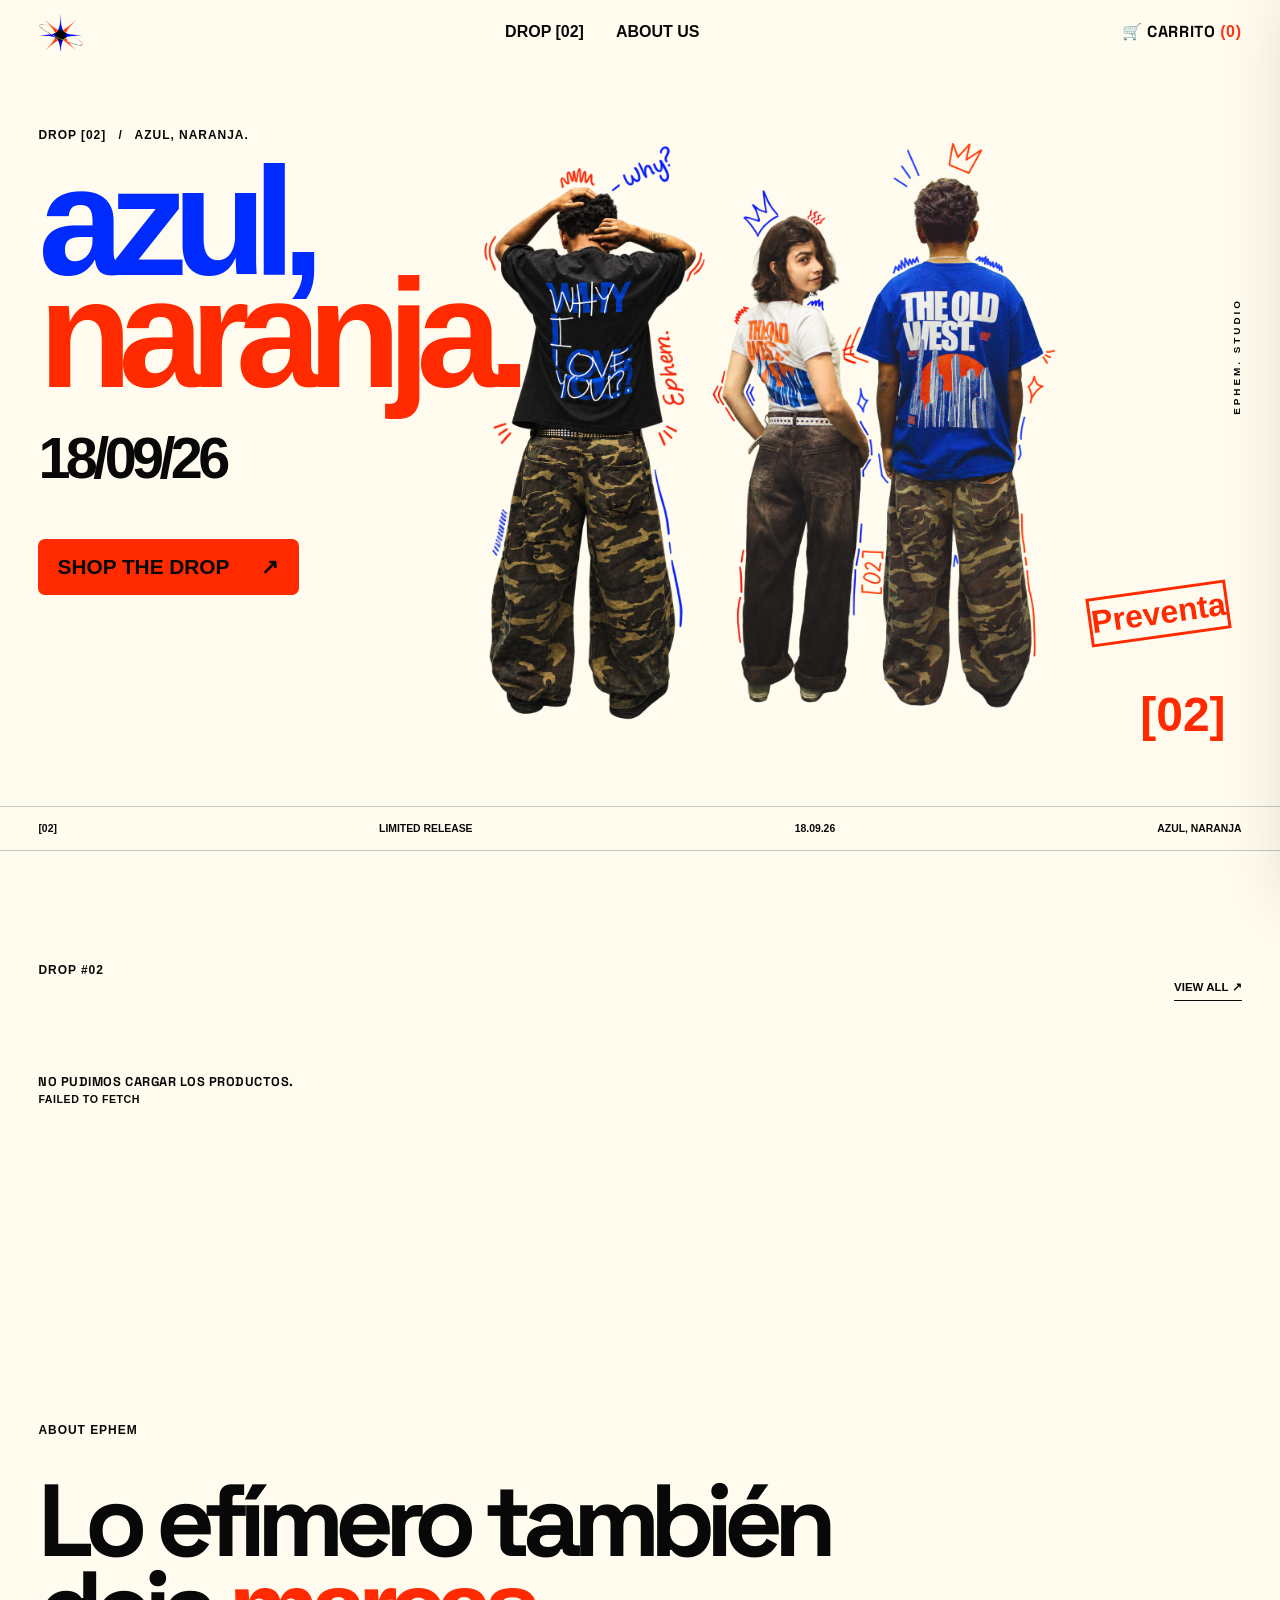
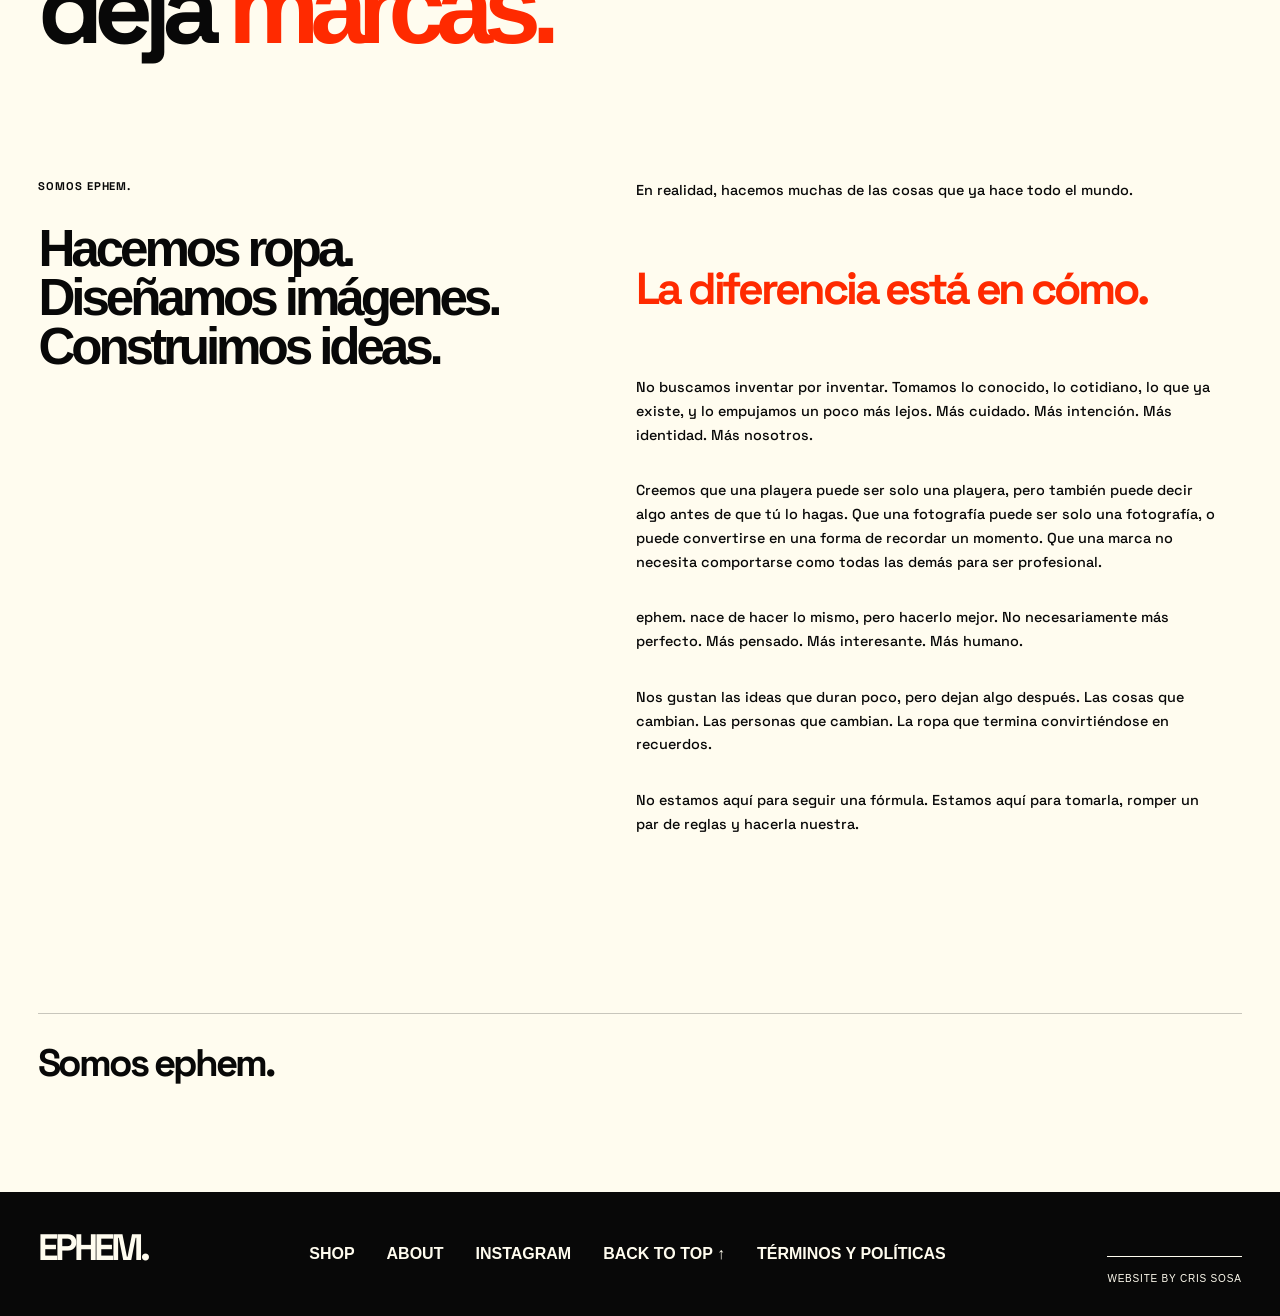
<file: index.html>
<!DOCTYPE html>
<html lang="es">
<head>
  <meta charset="UTF-8" />
  <meta name="viewport" content="width=device-width, initial-scale=1.0" />
  <title>EPHEM — Marca de ropa mexicana | DROP #02</title>

<meta
  name="description"
  content="Descubre EPHEM, una marca de ropa mexicana independiente. Explora nuestro DROP #02 de playeras con diseños originales, cortes regular y oversize."
/>

<link rel="canonical" href="https://ephem.studio/" />

<meta property="og:type" content="website" />
<meta property="og:site_name" content="EPHEM" />
<meta property="og:title" content="EPHEM — DROP #02" />
<meta
  property="og:description"
  content="Ropa independiente. Diseños que dejan marcas."
/>
<meta property="og:url" content="https://ephem.studio/" />
<meta
  property="og:image"
  content="https://ephem.studio/assets/campaign/why-model.png"
/>

<meta name="twitter:card" content="summary_large_image" />
<meta name="twitter:title" content="EPHEM — DROP #02" />
<meta
  name="twitter:description"
  content="Descubre el nuevo DROP #02 de EPHEM."
/>
<meta
  name="twitter:image"
  content="https://ephem.studio/assets/campaign/why-model.png"
/>
  <link rel="icon" type="image/png" href="assets/brand/isologo.png">
  <link rel="stylesheet" href="styles.css" />
  <link rel="stylesheet" href="shopify_ui_ephem.css" />
  <link rel="stylesheet" href="cart.css" />
  <script src="config.js"></script>
  <script src="cart.js" defer></script>
  <script src="script.js" defer></script>
</head>

<!-- Google tag (gtag.js) -->
<script async src="https://www.googletagmanager.com/gtag/js?id=G-2PR8KYGX3Y"></script>
<script>
  window.dataLayer = window.dataLayer || [];
  function gtag(){dataLayer.push(arguments);}
  gtag('js', new Date());

  gtag('config', 'G-2PR8KYGX3Y');
</script>

<body>
  <header class="site-header" aria-label="Navegación principal">
    <a class="brand" href="#inicio" aria-label="EPHEM, inicio">
      <img src="assets/brand/logo.png" alt="EPHEM" />
    </a>

    <nav class="desktop-nav" aria-label="Navegación de escritorio">
      <a href="#drop">Drop [02]</a>
      <a href="#about">About us</a>
    </nav>

    <div class="header-actions">
      <a class="cart-link" href="#carrito" aria-label="Carrito">🛒 Carrito <span id="cart-count">(0)</span></a>
      <button class="menu-button" type="button" aria-label="Abrir menú" aria-expanded="false" data-action="menu">☰</button>
    </div>
  </header>

  <div class="mobile-menu" id="mobile-menu" hidden>
    <a href="#shop">Shop</a>
    <a href="#drop">Drop #02</a>
    <a href="#about">About</a>
  </div>

  <main id="inicio">
    <section class="hero section-shell" aria-labelledby="hero-title">
      <div class="hero-copy">
        <p class="eyebrow">DROP [02] <span>/</span> Azul, naranja.</p>
        <h1 id="hero-title"><span class="blue-text">azul,</span><br /><span class="orange-text">naranja.</span></h1>
        <p class="hero-date">18/09/26</p>
        <div class="hero-actions">
          <a class="button button-primary" href="#shop">Shop the drop <span>↗</span></a>
        </div>
      </div>

      
<div class="hero-visual" aria-label="Modelos de la campaña DROP #02">

  <div class="hero-model hero-model-why">
    <img
      src="assets/campaign/why-model.png"
      alt="Modelo con camiseta WHY I LOVE YOU"
    />
  </div>

  <div class="hero-model hero-model-oldwest">
    <img
      src="assets/campaign/oldwest-model.png"
      alt="Modelo con camiseta THE OLD WEST"
    />
  </div>

  <div class="hero-model hero-model-reve">
    <img
      src="assets/campaign/reve-model.png"
      alt="Modelo con camiseta THE OLD WEST"
    />
  </div>

  <span class="hero-index">[02]</span>

  <span class="hero-side-label">EPHEM. STUDIO</span>

  <span class="hero-side-copy">
    Preventa
  </span>


</div>
    </section>

    <section class="drop-strip" id="drop" aria-label="Información del lanzamiento">
      <span>[02]</span>
      <span>Limited release</span>
      <span>18.09.26</span>
      <span>Azul, naranja</span>
    </section>

    <section class="collection section-shell" id="shop" aria-labelledby="collection-title">
      <div class="section-heading">
        <div>
          <p class="eyebrow">DROP #02</p>
        </div>
        <a class="text-link" href="#productos">View all ↗</a>
      </div>

      <div class="product-grid" id="productos" aria-live="polite">
        <p class="products-loading">Loading DROP #02...</p>
      </div>
    </section>


    
<section class="about" id="about">
  <div class="about-intro">
    <p class="eyebrow">ABOUT EPHEM</p>

    <h2>
      Lo efímero también
      <br />
      deja <span>marcas.</span>
    </h2>
  </div>

  <div class="about-content">

    <div class="about-lead">
      <p class="about-kicker">
        Somos ephem.
      </p>

      <h3>
        Hacemos ropa.
        <br />
        Diseñamos imágenes.
        <br />
        Construimos ideas.
      </h3>
    </div>

    <div class="about-text">
      <p>
        En realidad, hacemos muchas de las cosas que ya hace
        todo el mundo.
      </p>

      <p class="about-highlight">
        La diferencia está en cómo.
      </p>

      <p>
        No buscamos inventar por inventar. Tomamos lo conocido,
        lo cotidiano, lo que ya existe, y lo empujamos un poco
        más lejos. Más cuidado. Más intención. Más identidad.
        Más nosotros.
      </p>

      <p>
        Creemos que una playera puede ser solo una playera,
        pero también puede decir algo antes de que tú lo hagas.
        Que una fotografía puede ser solo una fotografía,
        o puede convertirse en una forma de recordar un momento.
        Que una marca no necesita comportarse como todas las
        demás para ser profesional.
      </p>

      <p>
        ephem. nace de hacer lo mismo, pero hacerlo mejor.
        No necesariamente más perfecto. Más pensado.
        Más interesante. Más humano.
      </p>

      <p>
        Nos gustan las ideas que duran poco, pero dejan algo
        después. Las cosas que cambian. Las personas que cambian.
        La ropa que termina convirtiéndose en recuerdos.
      </p>

      <p>
        No estamos aquí para seguir una fórmula.
        Estamos aquí para tomarla, romper un par de reglas
        y hacerla nuestra.
      </p>
    </div>

  </div>

  <div class="about-footer">
    <p class="about-tagline">
      Somos ephem.
    </p>
  </div>
</section>
  </main>

  <footer class="site-footer" id="carrito">
    <div>
      <a class="brand" href="#inicio">EPHEM.</a>
    </div>
    <div class="footer-links">
      <a href="#shop">Shop</a>
      <a href="#about">About</a>
      <a href="https://www.instagram.com/ephem_studio/">Instagram</a>
      <a href="#inicio">Back to top ↑</a>
      <a href="legal.html?pagina=privacidad">
        Términos y políticas
      </a>
    </div>

    <div class="footer-credit">
      Website by <span>Cris Sosa</span>
    </div>

  </footer>
</body>
</html>
</file>
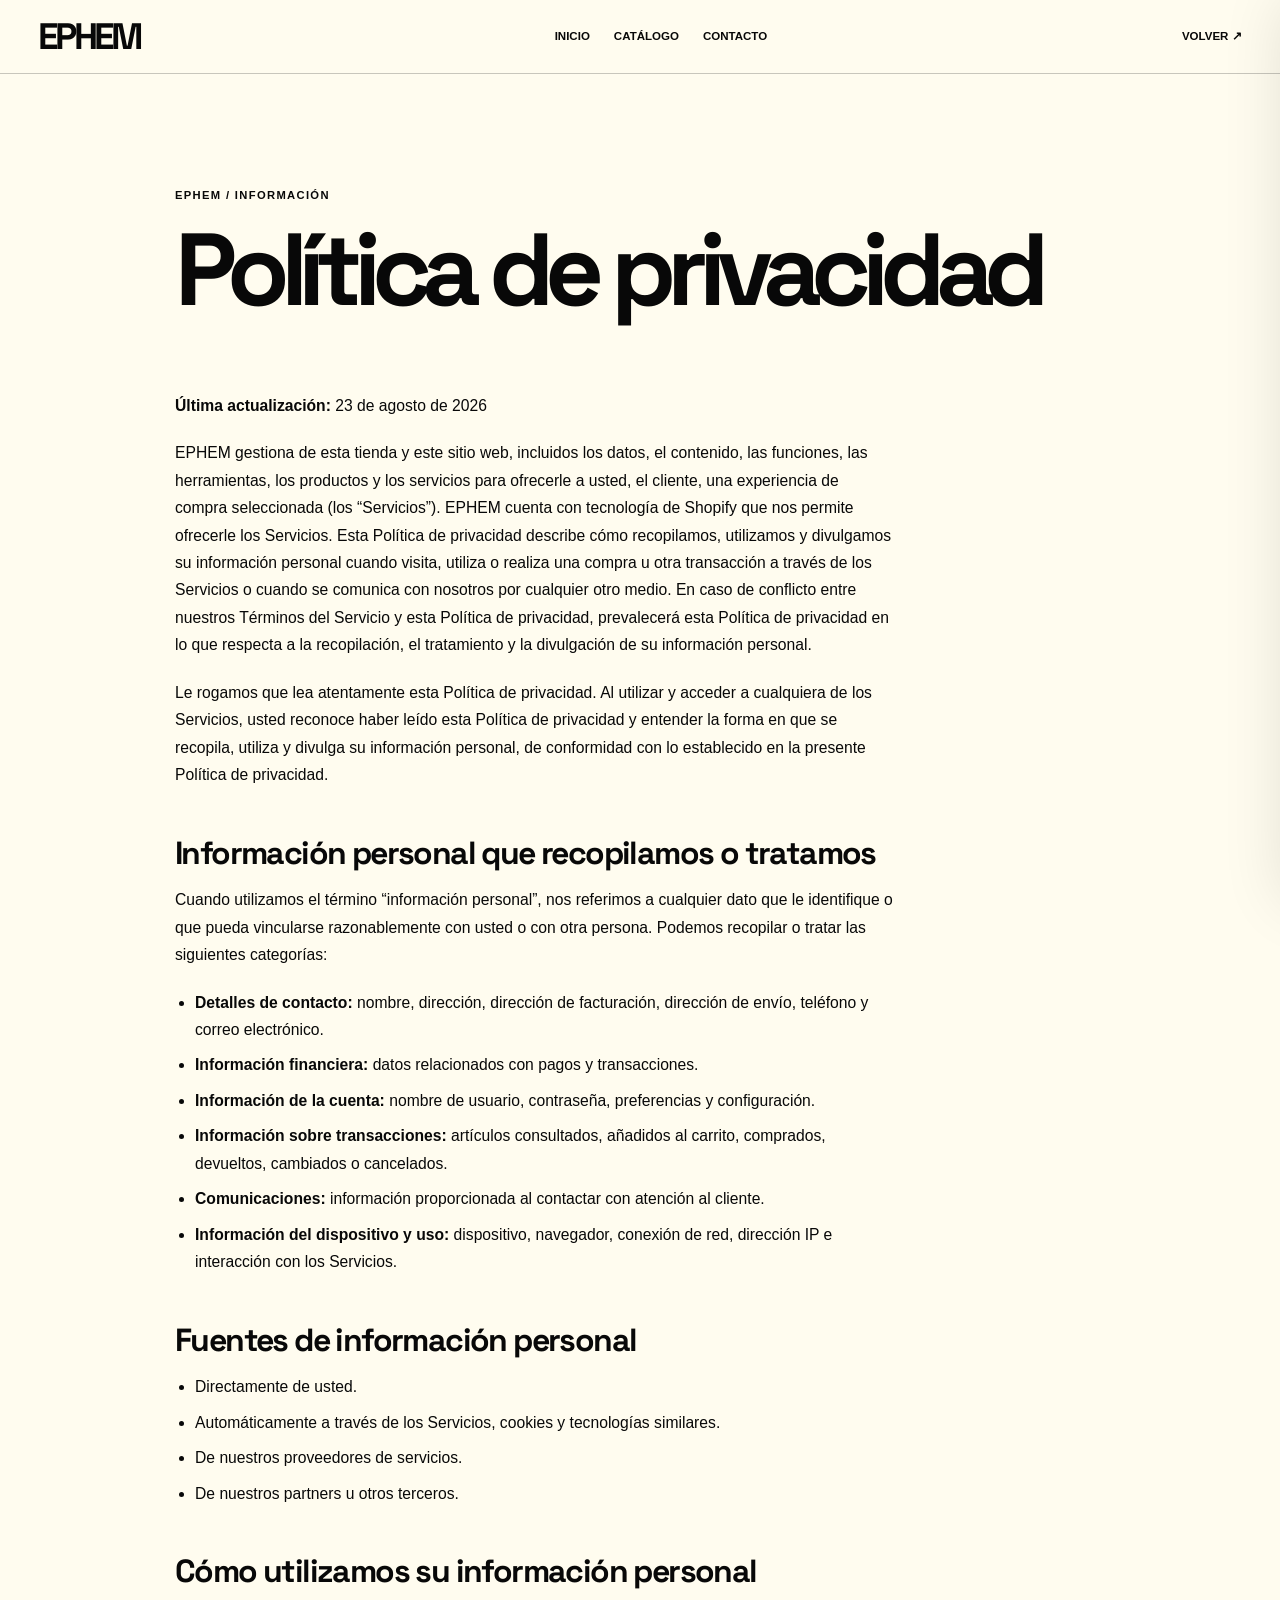
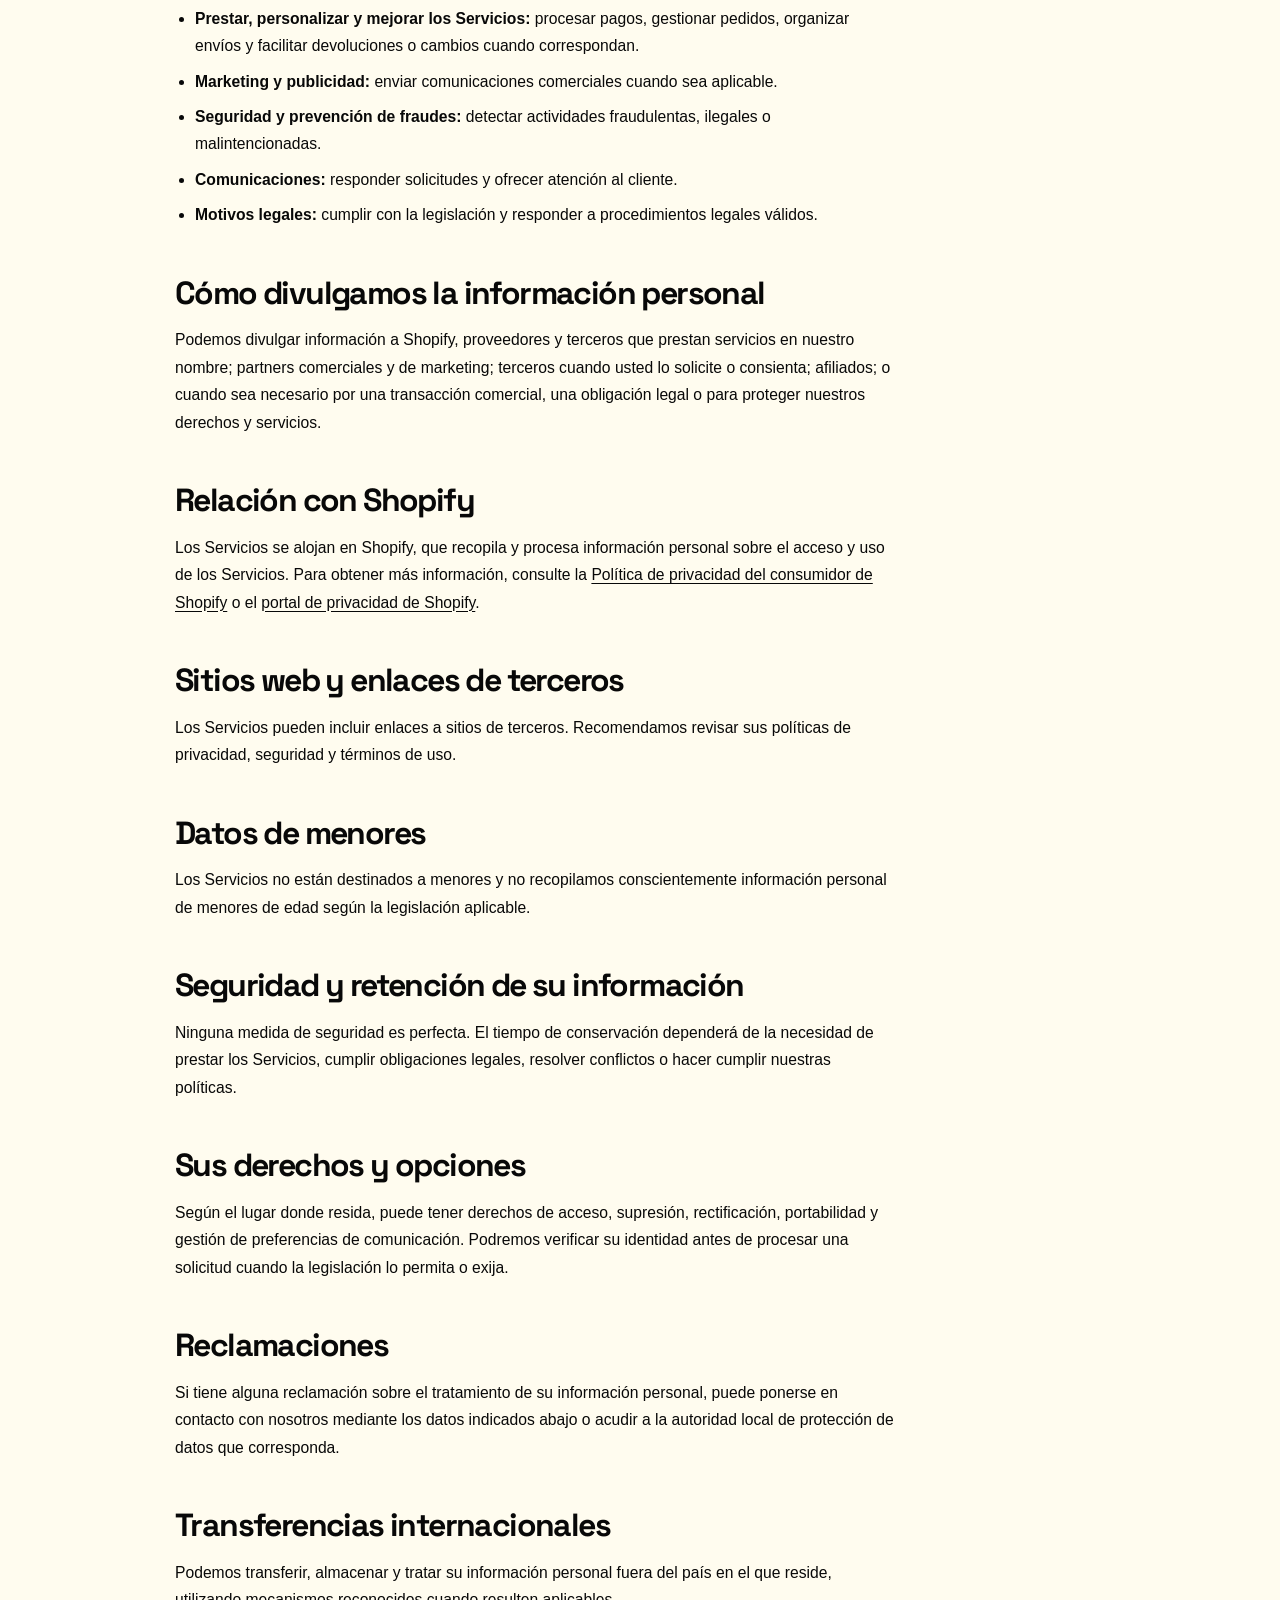
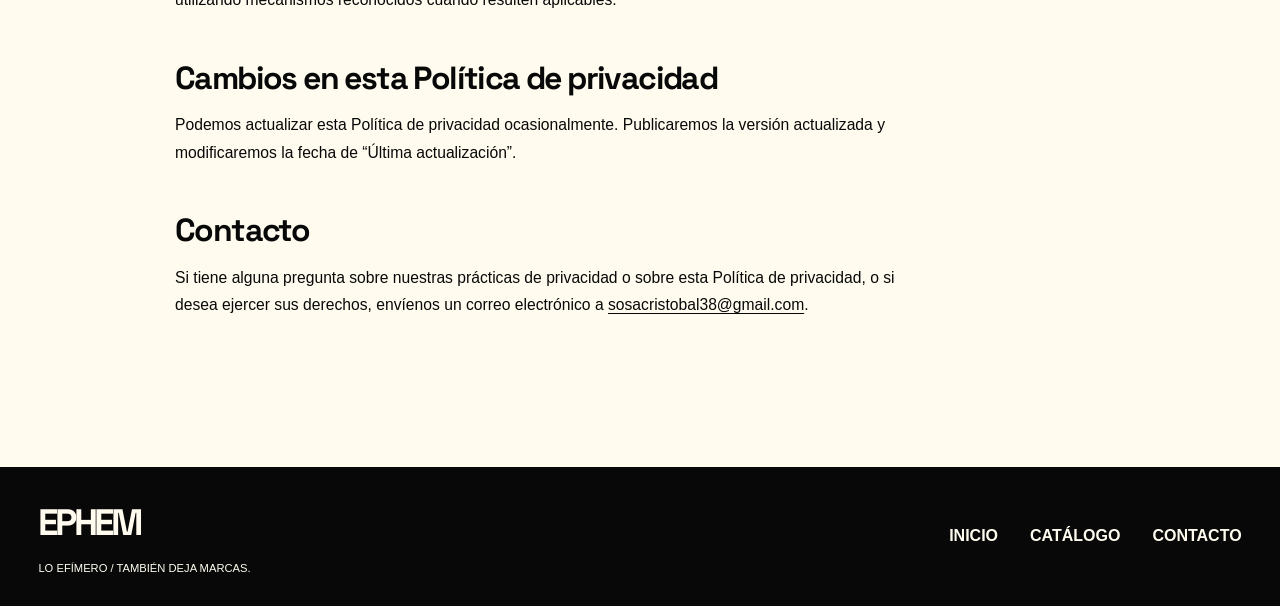
<file: legal.html>
<!DOCTYPE html>
<html lang="es">
<head>
  <meta charset="UTF-8" />
  <meta name="viewport" content="width=device-width, initial-scale=1.0" />
  <meta name="description" content="EPHEM — Políticas y términos." />
  <title>EPHEM — Políticas</title>
  <link rel="stylesheet" href="styles.css" />
  <link rel="stylesheet" href="legal.css" />
  <link rel="icon" type="image/png" href="assets/brand/isologo.png">
  <link rel="stylesheet" href="shopify_ui_ephem.css" />
  <link rel="stylesheet" href="cart.css" />
  <script src="legal.js" defer></script>
  <script src="config.js"></script>
  <script src="cart.js" defer></script>
  <script src="script.js" defer></script>
</head>

<!-- Google tag (gtag.js) -->
<script async src="https://www.googletagmanager.com/gtag/js?id=G-2PR8KYGX3Y"></script>
<script>
  window.dataLayer = window.dataLayer || [];
  function gtag(){dataLayer.push(arguments);}
  gtag('js', new Date());

  gtag('config', 'G-2PR8KYGX3Y');
</script>

<body class="legal-page">
  <header class="site-header legal-header">
    <a class="brand" href="index.html" aria-label="EPHEM, inicio">EPHEM</a>
    <nav class="legal-nav" aria-label="Navegación principal">
      <a href="index.html">Inicio</a>
      <a href="index.html#shop">Catálogo</a>
      <a href="index.html#contacto">Contacto</a>
    </nav>
    <a class="legal-back" href="index.html">Volver ↗</a>
  </header>

  <main class="legal-main">
    <p class="legal-kicker">EPHEM / INFORMACIÓN</p>
    <h1 id="legal-title">Política de privacidad</h1>
    <div id="legal-content" class="legal-content" aria-live="polite"></div>
  </main>

  <footer class="site-footer legal-footer">
    <div>
      <a class="brand" href="index.html">EPHEM</a>
      <p>Lo efímero / también deja marcas.</p>
    </div>
    <div class="footer-links">
      <a href="index.html">Inicio</a>
      <a href="index.html#shop">Catálogo</a>
      <a href="index.html#contacto">Contacto</a>
    </div>
  </footer>
</body>
</html>
</file>
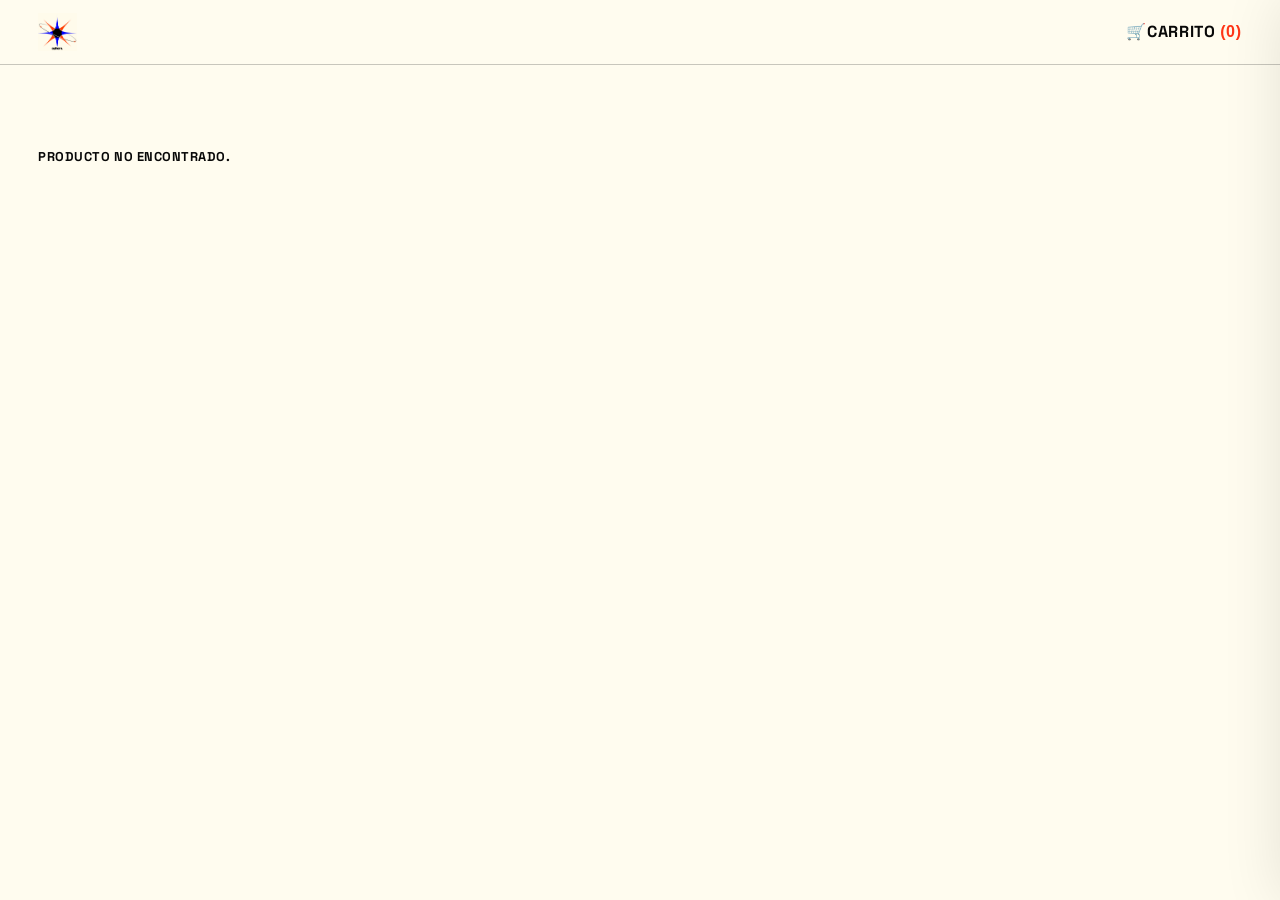
<file: product.html>
<!DOCTYPE html>
<html lang="es">
<head>
  <meta charset="UTF-8" />
  <meta name="viewport" content="width=device-width, initial-scale=1.0" />
  <meta name="description" content="EPHEM — Detalle del producto." />
  <title>EPHEM — Producto</title>
  <link rel="stylesheet" href="styles.css" />
  <link rel="icon" type="image/png" href="assets/brand/isologo.png">
  <link rel="stylesheet" href="product.css" />
  <link rel="stylesheet" href="shopify_ui_ephem.css" />
  <link rel="stylesheet" href="cart.css" />
  <script src="config.js"></script>
  <script src="cart.js" defer></script>
  <script src="product.js" defer></script>
</head>

<!-- Google tag (gtag.js) -->
<script async src="https://www.googletagmanager.com/gtag/js?id=G-2PR8KYGX3Y"></script>
<script>
  window.dataLayer = window.dataLayer || [];
  function gtag(){dataLayer.push(arguments);}
  gtag('js', new Date());

  gtag('config', 'G-2PR8KYGX3Y');
</script>

<body class="product-page">
  <header class="site-header product-header">
    <a class="brand" href="index.html">
      <img src="assets/brand/isologo.png" alt="EPHEM" />
    </a>
    <a class="cart-link" href="index.html#carrito">🛒Carrito <span id="cart-count">(0)</span></a>
  </header>

  <main class="product-detail" id="product-detail" aria-live="polite">
    <p class="products-loading">Loading product...</p>
  </main>
</body>
</html>
</file>
<file: styles.css>
@import url('https://fonts.googleapis.com/css2?family=DM+Sans:wght@400;500;700&family=Space+Grotesk:wght@400;500;600;700&display=swap');

:root { --cream:#fffcef; --black:#080808; --blue:#002bff; --orange:#ff2a00; --line:rgba(8,8,8,.22); --page-padding:clamp(1rem,3vw,3.5rem); }
*{box-sizing:border-box}
html{scroll-behavior:smooth;overflow-x:clip}
body{margin:0;background:var(--cream);color:var(--black);font-family:"Helvetica Neue",Helvetica,Arial,sans-serif;overflow-x:clip}
*,*::before,*::after{font-family:"Helvetica Neue",Helvetica,Arial,sans-serif}
a{color:inherit;text-decoration:none}button{color:inherit;font:inherit}
img{max-width:100%;height:auto;display:block}
.site-header{align-items:center;display:flex;justify-content:space-between;padding:0.8rem var(--page-padding);position:relative;z-index:5}
.brand{font-family:'Space Grotesk',sans-serif;font-size:clamp(1.6rem,3vw,2.3rem);font-weight:700;letter-spacing:-.09em}
.desktop-nav,.header-actions,.footer-links{align-items:center;display:flex;gap:clamp(1rem,2.5vw,2.5rem)}
.desktop-nav a,.header-actions,.footer-links a{font-size:1rem;font-weight:700;text-transform:uppercase}
.header-actions{gap:1rem}.icon-button,.menu-button,.plus-button{background:transparent;border:0;cursor:pointer;padding:.25rem}.menu-button{display:none}
.mobile-menu{background:var(--black);color:var(--cream);display:grid;gap:1.2rem;padding:1.5rem var(--page-padding)}.mobile-menu:not([hidden]){display:grid}.mobile-menu a{font-size:1.3rem;font-weight:700}.mobile-menu[hidden]{display:none!important}
.section-shell{padding:0 var(--page-padding)}
.hero{display:grid;grid-template-columns:minmax(0,1.05fr) minmax(0,.95fr);min-height:min(78vh,800px);overflow:visible;padding-bottom:3rem;padding-top:clamp(2rem,5vw,5rem)}
.hero-copy{position:relative;z-index:2}.eyebrow{font-size:0.75rem;font-weight:700;letter-spacing:.08em;margin:0 0 1.5rem;text-transform:uppercase}.eyebrow span{margin:0 .5rem}h1,h2,h3,p{margin-top:0}h1,h2{font-family:'Space Grotesk',sans-serif;letter-spacing:-.09em}h1{font-size:clamp(4.5rem,12vw,12rem);line-height:.73;margin-bottom:2.2rem}.blue-text{color:var(--blue)}.orange-text{color:var(--orange)}
.hero-date{font-size:clamp(2rem,4.5vw,4.8rem);font-weight:700;letter-spacing:-.08em;margin-bottom:1.8rem}.hero-description{font-size:.75rem;font-weight:700;letter-spacing:.08em;line-height:1.4;text-transform:uppercase}.hero-actions{align-items:center;display:flex;flex-wrap:wrap;gap:1.5rem;margin-top:3rem}
.button{align-items:center;display:inline-flex;font-size:1.3rem;font-weight:700;gap:2rem;justify-content:space-between;padding:1rem 1.2rem;text-transform:uppercase}.button-primary{border-radius:7px;background:var(--orange);color:var(--black);transition: transform 0.3s ease-in-out, color 0.3s ease-in-out;}.text-link{border-bottom:1px solid var(--black);font-size:.72rem;font-weight:700;padding-bottom:.35rem;text-transform:uppercase}.button-primary:hover{background-color:var(--blue); color:var(--cream); transform: translateX(5px) translateY(-5px);}
.drop-strip{border-bottom:1px solid var(--line);border-top:1px solid var(--line);display:flex;justify-content:space-between;gap:1rem;padding:1rem var(--page-padding);text-transform:uppercase;font-size:.65rem;font-weight:700}.collection{padding-bottom:8rem;padding-top:7rem}.section-heading{align-items:end;display:flex;justify-content:space-between;margin-bottom:2.5rem}h2{font-size:clamp(2.8rem,6vw,6.5rem);line-height:.85;margin-bottom:0}h2 span{color:var(--orange)}
.product-grid{display:grid;gap:1.2rem;grid-template-columns:repeat(4,minmax(0,1fr))}.product-image{aspect-ratio:.82;overflow:hidden;display:flex;align-items:center;justify-content:center;background:#e9e7df;font-size:.65rem;font-weight:700;letter-spacing:.1em}.product-image img{width:100%;height:100%;object-fit:cover;display:block}.product-meta{align-items:start;display:flex;justify-content:space-between;padding-top:.8rem}.product-meta h3{font-size:.72rem;margin-bottom:.45rem}.product-meta p{font-size:.72rem;margin:0}.plus-button{font-size:1.4rem}
.editorial{align-items:center;background:var(--black);color:var(--cream);display:grid;gap:5rem;grid-template-columns:1.1fr .9fr;padding:7rem var(--page-padding)}.editorial-image{aspect-ratio:.95;background:linear-gradient(135deg,var(--blue),var(--black) 48%,var(--orange));color:var(--cream);display:flex;align-items:center;justify-content:center}.editorial-copy h2{margin-bottom:2rem}.editorial-copy p:not(.eyebrow){font-size:.9rem;line-height:1.6;max-width:26rem}.editorial .text-link{border-color:var(--cream)}.about{padding-bottom:10rem;padding-top:8rem}.about h2{max-width:900px}.site-footer{background:var(--black);color:var(--cream);display:flex;justify-content:space-between;gap:2rem;padding:2rem var(--page-padding)}.site-footer p{font-size:.7rem;margin:1rem 0 0;text-transform:uppercase}

/* HERO: una sola regla de posicionamiento para los tres modelos */
.hero-visual{position:relative;min-height:clamp(560px,70vh,760px);overflow:visible;isolation:isolate}
.hero-model{position:absolute;bottom:0;height:100%;display:flex;align-items:flex-end;justify-content:center;transform: translateX(-12em) translateY(-1em);}
.hero-model img{display:block;width:auto;height:100%;max-width:none;object-fit:contain;object-position:center bottom}
.hero-model-why{left:0;width:34%;z-index:2;}.hero-model-reve{left:33.333%;width:33.333%;z-index:3;transform: translateY(1em) translateX(-10em)}.hero-model-oldwest{right:0;width:34%;z-index:2}
.hero-model-why img,.hero-model-oldwest img{height:100%;transform:scale(.98);transform-origin:center bottom}.hero-model-reve img{height:100%;transform:scale(1);transform-origin:center bottom}
.hero-side-label{position:absolute;top:27%;right:0;writing-mode:vertical-rl;transform:rotate(180deg);font-size:.62rem;font-weight:700;letter-spacing:.3em}.hero-side-copy{position:absolute;right:.8rem;bottom:19%;color:var(--orange);font-size:2rem;font-weight:700;line-height:1.35;transform:rotate(-8deg);border: solid #ff2a00;}.hero-index{position:absolute;right:1rem;bottom:1rem;z-index:5;color:var(--orange);font-size:3rem;font-weight:700}.hero-arrow{position:absolute;right:1.2rem;bottom:-.2rem;font-size:2rem;transform:translateY(2.5rem)}

/* =========================================
   RESPONSIVE — tablets grandes / laptops chicas
   (aquí vivía el bug: right:-110px sacaba el
   modelo fuera de la pantalla y generaba scroll
   horizontal en tablet)
   ========================================= */
@media (max-width:1024px){
  .hero{grid-template-columns:1fr;padding-top:3rem}
  .hero-visual{margin-top:3rem;min-height:clamp(360px,58vw,620px)}
  .hero-model-why{display:block;position:absolute;left:auto;right:calc(var(--page-padding) * -1);width:min(78%,520px);max-width:none;transform:none;z-index:1}
  .hero-model-reve{display:none}
  .hero-model-oldwest{display:none}
  .hero-side-label{font-size:.5rem}
  .hero-side-copy{font-size:.6rem}
}

/* =========================================
   RESPONSIVE — tablets (portrait) y menores
   ========================================= */
@media (max-width:850px){
  .desktop-nav{display:none}
  .menu-button{display:inline-block}
  .product-grid{grid-template-columns:repeat(2,minmax(0,1fr))}
  .editorial{gap:2.5rem;grid-template-columns:1fr}
  .editorial-copy{padding-bottom:1rem}
  .collection{padding-top:4rem;padding-bottom:5rem}
  .about{padding-top:5rem;padding-bottom:6rem}
  .site-footer{flex-direction:column}
  .footer-links{align-items:flex-start;flex-wrap:wrap;gap:1rem}
}

/* =========================================
   RESPONSIVE — celulares
   ========================================= */
@media (max-width:520px){
  .header-actions{gap:.65rem}
  .cart-link{font-size:.65rem}
  h1{font-size:clamp(4rem,19vw,7rem)}
  .hero-date{font-size:2.8rem}
  .drop-strip{flex-wrap:wrap}
  .section-heading{align-items:start;flex-direction:column;gap:1.5rem}
  .product-grid{gap:1.5rem .75rem}
  .product-meta h3,.product-meta p{font-size:.62rem}
  .hero-visual{min-height:clamp(300px,64vw,420px)}
  .hero-model-why{width:min(70%,380px)}
  .hero-side-label{font-size:.45rem}
  .hero-side-copy{font-size:.55rem}
  .hero-index{font-size:2rem}
  .collection{padding-top:3rem;padding-bottom:4rem}
  .about{padding-top:4rem;padding-bottom:5rem}
  .hero {
    padding-top: 0.75rem;
  }

  .hero-copy {
    transform: translateY(0);
    position: relative;
    z-index: 10;
  }
  .hero-index {
    right: auto;
    left: 1rem;
    font-size: 2em;
    bottom: 3rem;
  }

  .hero-model-why {
    z-index: 3;
    pointer-events: none;
  }

  .hero-model-why img {
    pointer-events: none;
  }

  .hero-side-copy {
    right: auto;
    left: 1rem;
    font-size: 2em;
    bottom: 10rem;
  }
}
.brand img {
  display: block;
  height: 38px;
  width: auto;
}

.product-meta {
  position: relative;
}

.product-title {
  width: 100%;
  text-align: center;
}

.product-title h3 {
  margin: 0;
  text-align: center;
}

.product-meta .plus-button {
  position: absolute;
  right: 0;
  top: 50%;
  transform: translateY(-50%);
}

/* Header dinámico únicamente en móvil */
@media (max-width: 850px) {
  .site-header {
    position: sticky;
    top: 0;
    background: var(--cream);
    z-index: 100;
    transform: translateY(0) !important;
    transition: transform 0.25s ease;
  }

  .site-header.header-hidden {
  transform: translateY(-100%);
}
}

/* =========================================
   HERO MOBILE — MODELO GRANDE A LA DERECHA
   ========================================= */

@media (max-width: 520px) {

  .hero-visual {
    position: relative;
    min-height: 650px;
    height: 650px;
    margin-top: -17rem;
    overflow: visible;
    z-index: 3;
  }

  .hero-model-why {
    position: absolute;
    display: flex;
    align-items: flex-end;
    justify-content: center;

    width: 150%;
    height: 100%;

    left: auto;
    right: -58%;
    bottom: 0;

    transform: none;
    z-index: 3;
  }

  .hero-model-why img {
    width: auto;
    height: 100%;
    max-width: none;

    object-fit: contain;
    object-position: center bottom;
    transform: none;
  }

}


/* =========================================
   ABOUT EPHEM — EDITORIAL SECTION
   ========================================= */

.about {
  background: var(--cream);
  padding: 9rem var(--page-padding) 7rem;
  overflow: hidden;
}

/* INTRO */

.about-intro {
  max-width: 1100px;
  margin-bottom: 8rem;
  font-family:"Helvetica Neue",Helvetica,Arial,sans-serif
}

.about-intro .eyebrow {
  margin-bottom: 2.5rem;
}

.about-intro h2 {
  font-size: clamp(3.5rem, 8vw, 9rem);
  line-height: .85;
  letter-spacing: -.09em;
  margin: 0;
}

.about-intro h2 span {
  color: var(--orange);
}

/* CONTENIDO PRINCIPAL */

.about-content {
  display: grid;
  grid-template-columns: minmax(0, .9fr) minmax(0, 1.1fr);
  gap: clamp(3rem, 8vw, 10rem);
  max-width: 1250px;
  margin: 0 auto;
}

/* COLUMNA IZQUIERDA */

.about-lead {
  position: relative;
}

.about-kicker {
  font-size: .7rem;
  font-weight: 700;
  letter-spacing: .08em;
  text-transform: uppercase;
  margin-bottom: 2rem;
}

.about-lead h3 {
  font-family:"Helvetica Neue",Helvetica,Arial,sans-serif;
  font-size: clamp(2rem, 4vw, 4.5rem);
  font-weight: 600;
  letter-spacing: -.08em;
  line-height: .95;
  margin: 0;
}

/* TEXTO */

.about-text {
  max-width: 580px;
  font-family:"Helvetica Neue",Helvetica,Arial,sans-serif;
}

.about-text p {
  font-size: clamp(.9rem, 1.1vw, 1.05rem);
  font-weight: 500;
  line-height: 1.65;
  margin-bottom: 2rem;
  font-family:"Helvetica Neue",Helvetica,Arial,sans-serif;
}

.about-highlight {
  color: var(--orange);
  font-family:"Helvetica Neue",Helvetica,Arial,sans-serif;
  font-size: clamp(1.8rem, 3.5vw, 3.5rem) !important;
  font-weight: 700 !important;
  letter-spacing: -.07em;
  line-height: 1 !important;
  margin: 4rem 0 !important;
}

.about-text,
.about-text p,
.about-highlight,
.about-kicker {
  font-family: 'Space Grotesk', sans-serif !important;
}

/* CIERRE */

.about-footer {
  align-items: flex-end;
  border-top: 1px solid var(--line);
  display: flex;
  justify-content: space-between;
  gap: 2rem;
  margin-top: 9rem;
  padding-top: 2rem;
}

.about-closing {
  font-family: 'Space Grotesk', sans-serif;
  font-size: clamp(2rem, 5vw, 5rem);
  font-weight: 700;
  letter-spacing: -.09em;
  line-height: .85;
  margin: 0;
}

.about-tagline {
  font-family: 'Space Grotesk', sans-serif;
  font-size: clamp(1.5rem, 3vw, 3.5rem);
  font-weight: 700;
  letter-spacing: -.08em;
  line-height: .9;
  margin: 0;
  text-align: right;
}

.about-tagline span {
  color: var(--orange);
}

/* =========================================
   RESPONSIVE — TABLET
   ========================================= */

@media (max-width: 850px) {
  .about {
    padding-top: 6rem;
    padding-bottom: 5rem;
  }

  .about-intro {
    margin-bottom: 5rem;
  }

  .about-content {
    grid-template-columns: 1fr;
    gap: 3rem;
  }

  .about-lead h3 {
    font-size: clamp(2.5rem, 8vw, 4.5rem);
  }

  .about-text {
    max-width: 100%;
  }

  .about-footer {
    margin-top: 5rem;
  }
}

/* =========================================
   RESPONSIVE — MOBILE
   ========================================= */

@media (max-width: 520px) {
  .about {
    padding-top: 5rem;
    padding-bottom: 4rem;
  }

  .about-intro {
    margin-bottom: 4rem;
  }

  .about-intro h2 {
    font-size: clamp(3.2rem, 15vw, 5rem);
  }

  .about-lead h3 {
    font-size: 2.8rem;
  }

  .about-text p {
    font-size: .9rem;
    line-height: 1.6;
  }

  .about-highlight {
    font-size: 2.5rem !important;
    margin: 3rem 0 !important;
  }

  .about-footer {
    align-items: flex-start;
    flex-direction: column;
    gap: 2rem;
    margin-top: 4rem;
  }

  .about-tagline {
    text-align: left;
  }
}

/* Autoría del sitio */
.footer-credit {
  margin-top: 32px;
  padding-top: 16px;
  border-top: 1px solid var(--cream);

  font-family: Helvetica, Arial, sans-serif;
  font-size: 10px;
  font-weight: 400;
  letter-spacing: 0.08em;
  text-transform: uppercase;

  color: var(--cream);
  text-align: left;
}

.footer-credit span {
  color: var(--cream);
  font-weight: 500;
}
</file>
<file: shopify_ui_ephem.css>
/* =========================================
   EPHEM — SHOPIFY UI OVERRIDES
   Cargar DESPUÉS de styles.css
   ========================================= */

:root {
  --ephem-cream: #fffcef;
  --ephem-black: #080808;
  --ephem-blue: #1237ff;
  --ephem-orange: #ff3517;
  --ephem-line: rgba(8, 8, 8, 0.22);
  --ephem-display: "Space Grotesk", "Helvetica Neue", Arial, sans-serif;
  --ephem-body: "DM Sans", "Helvetica Neue", Arial, sans-serif;
}

/* Product grid */

.product-grid {
  grid-template-columns: repeat(4, minmax(0, 1fr));
  gap: clamp(1rem, 2vw, 2rem);
  align-items: start;
}

.product-card {
  min-width: 0;
  position: relative;
}

.product-image {
  position: relative;
  display: flex;
  align-items: center;
  justify-content: center;
  aspect-ratio: 0.78;
  overflow: hidden;
  background: #ebe8df;
  border: 1px solid transparent;
  transition: border-color 180ms ease, background 180ms ease;
}

.product-image::after {
  content: "VIEW PRODUCT ↗";
  position: absolute;
  right: 0.75rem;
  bottom: 0.75rem;
  z-index: 2;
  padding: 0.45rem 0.55rem;
  background: var(--ephem-orange);
  border-radius: 10px;
  color: var(--ephem-black);
  font-family: var(--ephem-display);
  font-size: 0.55rem;
  font-weight: 700;
  letter-spacing: 0.04em;
  opacity: 0;
  transform: translateY(0.5rem);
  transition: opacity 180ms ease, transform 180ms ease;
  pointer-events: none;
}

.product-image:hover {
  border-color: var(--ephem-black);
  background: #e2dfd5;
}

.product-image:hover::after {
  opacity: 1;
  transform: translateY(0);
}

.product-image img {
  display: block;
  width: 100%;
  height: 100%;
  object-fit: cover;
  transition: transform 350ms cubic-bezier(.2,.7,.2,1);
}

.product-image:hover img {
  transform: scale(1.055);
}

.product-meta {
  display: flex;
  align-items: flex-start;
  justify-content: space-between;
  gap: 1rem;
  padding-top: 0.9rem;
}

.product-meta h3 {
  margin: 0 0 0.35rem;
  font-family: var(--ephem-display);
  font-size: 0.78rem;
  font-weight: 700;
  letter-spacing: -0.035em;
  line-height: 1.1;
  text-transform: uppercase;
}

.product-meta p {
  margin: 0;
  font-family: var(--ephem-body);
  font-size: 0.75rem;
  font-weight: 500;
  letter-spacing: 0.02em;
}

.plus-button {
  display: grid;
  width: 2rem;
  height: 2rem;
  flex: 0 0 auto;
  place-items: center;
  border: 1px solid var(--ephem-black);
  border-radius: 50%;
  font-family: var(--ephem-display);
  font-size: 1.25rem;
  line-height: 1;
  transition: background 180ms ease, color 180ms ease, transform 180ms ease;
}

.plus-button:hover {
  background: var(--ephem-black);
  color: var(--ephem-cream);
  transform: rotate(90deg);
}

.products-loading,
.products-message {
  grid-column: 1 / -1;
  padding: 2rem 0;
  font-family: var(--ephem-display);
  font-size: 0.8rem;
  font-weight: 700;
  letter-spacing: 0.04em;
  text-transform: uppercase;
}

/* Header cart indicator */

.cart-link {
  font-family: var(--ephem-display);
  font-weight: 700;
  letter-spacing: 0.04em;
  text-transform: uppercase;

}

#cart-count {
  color: var(--ephem-orange);
  border-radius: 10px;
}

/* Responsive product grid */

@media (max-width: 1100px) {
  .product-grid {
    grid-template-columns: repeat(3, minmax(0, 1fr));
  }
}

@media (max-width: 850px) {
  .product-grid {
    grid-template-columns: repeat(2, minmax(0, 1fr));
    gap: 1.75rem 0.9rem;
  }

  .product-image::after {
    display: none;
  }

  .product-meta h3 {
    font-size: 0.7rem;
  }

  .product-meta p {
    font-size: 0.68rem;
  }
}

@media (max-width: 520px) {
  .product-grid {
    gap: 1.5rem 0.7rem;
  }

  .product-meta {
    gap: 0.5rem;
  }

  .product-meta h3 {
    font-size: 0.63rem;
  }

  .product-meta p {
    font-size: 0.62rem;
  }

  .plus-button {
    width: 1.65rem;
    height: 1.65rem;
    font-size: 1rem;
  }
}
</file>
<file: cart.css>
/* =========================================
   EPHEM — CART DRAWER
   ========================================= */

body.cart-is-open {
  overflow: hidden;
}

.cart-overlay {
  position: fixed;
  inset: 0;
  z-index: 90;
  background: rgba(8, 8, 8, 0.48);
  backdrop-filter: blur(3px);
}

.cart-drawer {
  position: fixed;
  top: 0;
  right: 0;
  z-index: 100;
  display: flex;
  flex-direction: column;
  width: min(100%, 500px);
  height: 100dvh;
  padding: clamp(1.25rem, 3vw, 2rem);
  background: var(--cream);
  color: var(--black);
  box-shadow: -20px 0 60px rgba(8, 8, 8, 0.12);
  transform: translateX(105%);
  transition: transform 280ms cubic-bezier(.2, .8, .2, 1);
}

.cart-drawer.is-open {
  transform: translateX(0);
}

.cart-drawer-header {
  display: flex;
  align-items: flex-start;
  justify-content: space-between;
  gap: 1rem;
  padding-bottom: 1.25rem;
  border-bottom: 1px solid var(--line);
}

.cart-eyebrow {
  margin: 0 0 0.65rem;
  font-family: var(--body);
  font-size: 0.62rem;
  font-weight: 700;
  letter-spacing: 0.13em;
  text-transform: uppercase;
}

.cart-drawer-header h2 {
  margin: 0;
  font-family: var(--display);
  font-size: clamp(3rem, 8vw, 5rem);
  font-weight: 700;
  letter-spacing: -0.1em;
  line-height: 0.78;
  padding: 0.1em;
}

.cart-drawer-header h2 span,
.cart-empty h3 span {
  color: var(--orange);
}

.cart-close {
  display: grid;
  width: 2.5rem;
  height: 2.5rem;
  place-items: center;
  border: 1px solid var(--black);
  border-radius: 50%;
  background: transparent;
  cursor: pointer;
  font-size: 1.6rem;
  line-height: 1;
  transition: background 180ms ease, color 180ms ease;
}

.cart-close:hover {
  background: var(--black);
  color: var(--cream);
}

.cart-content {
  flex: 1;
  overflow-y: auto;
  padding: 1.25rem 0;
}

.cart-status {
  margin: 0;
  font-family: var(--display);
  font-size: 0.75rem;
  font-weight: 700;
  letter-spacing: 0.04em;
  text-transform: uppercase;
}

.cart-lines {
  display: grid;
  gap: 1.25rem;
}

.cart-line {
  display: grid;
  grid-template-columns: 6.25rem minmax(0, 1fr);
  gap: 0.9rem;
  padding-bottom: 1.25rem;
  border-bottom: 1px solid var(--line);
}

.cart-line-image {
  display: grid;
  aspect-ratio: 0.8;
  place-items: center;
  overflow: hidden;
  background: #e8e6de;
  font-size: 0.55rem;
  font-weight: 700;
  letter-spacing: 0.08em;
}

.cart-line-image img {
  display: block;
  width: 100%;
  height: 100%;
  object-fit: cover;
}

.cart-line-info {
  min-width: 0;
}

.cart-line-top,
.cart-line-bottom {
  display: flex;
  align-items: flex-start;
  justify-content: space-between;
  gap: 0.6rem;
}

.cart-line-top h3 {
  margin: 0 0 0.3rem;
  font-family: var(--display);
  font-size: 0.75rem;
  font-weight: 700;
  letter-spacing: -0.03em;
  line-height: 1.1;
  text-transform: uppercase;
}

.cart-line-top p {
  margin: 0;
  font-size: 0.68rem;
  color: rgba(8, 8, 8, 0.65);
}

.cart-remove {
  border: 0;
  padding: 0;
  background: transparent;
  cursor: pointer;
  font-size: 1.15rem;
  line-height: 1;
}

.cart-line-bottom {
  align-items: center;
  margin-top: 1.2rem;
}

.cart-line-bottom strong {
  font-family: var(--body);
  font-size: 0.72rem;
}

.cart-quantity {
  display: inline-flex;
  align-items: center;
  border: 1px solid var(--black);
  border-radius: 5px;
  font-size: 1.15rem;
}

.cart-quantity button {
  width: 1.7rem;
  height: 1.7rem;
  border: 0;
  background: transparent;
  cursor: pointer;

}

.cart-quantity span {
  min-width: 1.35rem;
  text-align: center;
  font-size: 0.9rem;
  font-weight: 700;
}

.strong {
  font-size: 2rem;
}

.cart-footer {
  border-top: 1px solid var(--black);
  padding-top: 1.25rem;
}

.cart-total-row {
  display: flex;
  align-items: center;
  justify-content: space-between;
  gap: 1rem;
  margin-bottom: 1rem;
  font-size: 0.8rem;
  text-transform: uppercase;
}

.cart-total-row strong {
  font-family: var(--display);
  font-size: 1.1rem;
}

.cart-checkout-button,
.cart-continue-button {
  display: flex;
  align-items: center;
  justify-content: space-between;
  gap: 1rem;
  padding: 1rem 1.1rem;
  background: var(--orange);
  color: var(--black);
  font-family: var(--display);
  font-size: 0.7rem;
  font-weight: 700;
  letter-spacing: 0.03em;
  text-transform: uppercase;
  transition: background 180ms ease, color 180ms ease;
  border-radius: 10px;
}

.cart-checkout-button:hover,
.cart-continue-button:hover {
  background: var(--blue);
  color: var(--cream);
}

.cart-note {
  margin: 0.75rem 0 0;
  font-size: 0.62rem;
  line-height: 1.45;
  color: rgba(8, 8, 8, 0.65);
}

.cart-empty {
  display: grid;
  align-content: start;
  gap: 0.85rem;
  padding: 3rem 0;
}

.cart-empty-number {
  margin: 0;
  color: var(--orange);
  font-family: var(--display);
  font-size: 3rem;
  font-weight: 700;
  letter-spacing: -0.08em;
}

.cart-empty h3 {
  margin: 0;
  font-family: var(--display);
  font-size: clamp(2rem, 6vw, 3.5rem);
  letter-spacing: -0.08em;
  line-height: 0.9;
}

.cart-empty > p:not(.cart-empty-number) {
  max-width: 18rem;
  margin: 0;
  font-size: 0.8rem;
  line-height: 1.5;
}

.cart-continue-button {
  margin-top: 1rem;
}

.cart-error {
  color: var(--orange);
}

@media (max-width: 520px) {
  .cart-drawer {
    width: 100%;
  }

  .cart-line {
    grid-template-columns: 5.5rem minmax(0, 1fr);
  }
}
</file>
<file: legal.css>
.legal-page {
  background: var(--cream, #fffcef);
}

.legal-header {
  border-bottom: 1px solid var(--line, rgba(8, 8, 8, .22));
}

.legal-nav,
.legal-back {
  display: flex;
  align-items: center;
  gap: 1.5rem;
  font-size: .72rem;
  font-weight: 700;
  text-transform: uppercase;
}

.legal-main {
  width: min(100% - 2rem, 930px);
  margin: 0 auto;
  padding: clamp(4rem, 9vw, 8rem) 0 clamp(5rem, 10vw, 9rem);
}

.legal-kicker {
  margin: 0 0 1.5rem;
  font-size: .7rem;
  font-weight: 700;
  letter-spacing: .12em;
  text-transform: uppercase;
}

#legal-title {
  max-width: 900px;
  margin: 0 0 clamp(3rem, 6vw, 5rem);
  font-family: 'Space Grotesk', sans-serif;
  font-size: clamp(3.3rem, 8vw, 8rem);
  line-height: .88;
  letter-spacing: -.09em;
}

.legal-content {
  max-width: 720px;
  font-size: .98rem;
  line-height: 1.75;
}

.legal-content h2 {
  margin: 3rem 0 1rem;
  font-family: 'Space Grotesk', sans-serif;
  font-size: clamp(1.35rem, 2.5vw, 2rem);
  line-height: 1.05;
  letter-spacing: -.05em;
}

.legal-content p {
  margin: 0 0 1.25rem;
}

.legal-content ul {
  margin: 0 0 1.5rem;
  padding-left: 1.25rem;
}

.legal-content li {
  margin-bottom: .5rem;
}

.legal-content a {
  text-decoration: underline;
  text-underline-offset: 3px;
}

.legal-footer {
  margin-top: 0;
}

@media (max-width: 700px) {
  .legal-nav { display: none; }
  .legal-back { font-size: .65rem; }
  .legal-content { font-size: .92rem; }
}
</file>
<file: product.css>
/* =========================================
   EPHEM — PRODUCT PAGE
   ========================================= */

.product-page {
  background: var(--cream);
  color: var(--black);
}

.product-header {
  border-bottom: 1px solid var(--line);
}

.product-detail {
  display: grid;
  grid-template-columns: minmax(0, 1.1fr) minmax(320px, 0.9fr);
  gap: clamp(2rem, 6vw, 7rem);
  width: min(100%, 1700px);
  margin: 0 auto;
  padding: clamp(1.25rem, 4vw, 4rem) var(--page-padding) 7rem;
}

.product-gallery {
  min-width: 0;
}

.gallery-main {
  display: grid;
  place-items: center;
  aspect-ratio: 0.86;
  overflow: hidden;
  background: #ebe8df;
}

.gallery-main img {
  display: block;
  width: 100%;
  height: 100%;
  object-fit: contain;
  transition: transform 400ms ease;
}

.gallery-main:hover img {
  transform: scale(1.025);
}

.gallery-thumbs {
  display: grid;
  grid-template-columns: repeat(5, minmax(0, 1fr));
  gap: 0.65rem;
  margin-top: 0.65rem;
}

.gallery-thumb {
  aspect-ratio: 1;
  overflow: hidden;
  padding: 0;
  border: 1px solid transparent;
  background: #ebe8df;
  cursor: pointer;
  transition: border-color 180ms ease, opacity 180ms ease;
}

.gallery-thumb:hover {
  border-color: var(--black);
}

.gallery-thumb.is-active {
  border: 2px solid var(--black);
}

.gallery-thumb img {
  display: block;
  width: 100%;
  height: 100%;
  object-fit: cover;
}

.product-info {
  min-width: 0;
  padding-top: 0.5rem;
}

.back-link {
  display: inline-block;
  margin-bottom: clamp(2rem, 5vw, 5rem);
  border-bottom: 1px solid var(--black);
  padding-bottom: 0.35rem;
  font-family:"Helvetica Neue",Helvetica,Arial,sans-serif;
  font-size: 0.68rem;
  font-weight: 700;
  letter-spacing: 0.04em;
  text-transform: uppercase;
}

.back-link:hover {
  color: var(--orange);
  border-bottom: 1px solid var(--orange);
}

.product-info .eyebrow {
  margin-bottom: 1.25rem;
}

.product-info h1 {
  max-width: 10ch;
  margin: 0 0 1.25rem;
  font-family:"Helvetica Neue",Helvetica,Arial,sans-serif;
  color: var(--black);
  font-size: clamp(3.2rem, 6.5vw, 7.5rem);
  font-weight: 700;
  letter-spacing: -0.1em;
  line-height: 0.78;
  text-transform: uppercase;
}

.product-price {
  margin: 0;
  font-family:"Helvetica Neue",Helvetica,Arial,sans-serif;
  font-size: 1rem;
  font-weight: 700;
}

.product-rule {
  margin: 2rem 0;
  border-top: 1px solid var(--line);
}

.option-group {
  margin: 0 0 1.8rem;
  padding: 0;
  border: 0;
}

.option-group legend {
  margin-bottom: 0.75rem;
  font-family:"Helvetica Neue",Helvetica,Arial,sans-serif;
  font-size: 0.7rem;
  font-weight: 700;
  letter-spacing: 0.06em;
  text-transform: uppercase;
}

.option-buttons {
  display: flex;
  flex-wrap: wrap;
  gap: 0.5rem;
  border-radius: 10px;
}

.option-button {
  min-width: 4.5rem;
  padding: 0.85rem 1rem;
  border: 1px solid var(--line);
  border-radius: 0;
  background: transparent;
  font-family:"Helvetica Neue",Helvetica,Arial,sans-serif;
  font-size: 0.75rem;
  font-weight: 700;
  cursor: pointer;
  transition: background 180ms ease, color 180ms ease, border-color 180ms ease;
  border-radius: 10px;
}

.option-button:hover {
  border-color: var(--black);
}

.option-button.is-selected {
  border-color: var(--black);
  background: var(--black);
  color: var(--cream);
}

.purchase-row {
  display: grid;
  grid-template-columns: 7.5rem minmax(0, 1fr);
  gap: 0.65rem;
  margin-top: 2.25rem;
}

.quantity-control {
  display: flex;
  align-items: center;
  justify-content: space-around;
  min-height: 3.25rem;
  border: 1px solid var(--black);
  border-radius: 10px;
}

.quantity-control button {
  border: 0;
  background: transparent;
  padding: 0.7rem;
  font-size: 1.1rem;
  cursor: pointer;
  border-radius: 10px;
}

.quantity-control span {
  font-size: 0.8rem;
  font-weight: 700;
}

.add-button {
  min-height: 3.25rem;
  border: 1px solid var(--black);
  border-radius: 0;
  background: var(--orange);
  color: var(--black);
  padding: 1rem 1.25rem;
  font-family:"Helvetica Neue",Helvetica,Arial,sans-serif;
  font-size: 0.7rem;
  font-weight: 700;
  letter-spacing: 0.04em;
  text-transform: uppercase;
  cursor: pointer;
  transition: background 180ms ease, color 180ms ease, transform 180ms ease;
  border-radius: 15px;
}

.add-button:hover:not(:disabled) {
  background: var(--black);
  color: var(--cream);
  transform: translateY(-2px);
}

.add-button:disabled {
  cursor: not-allowed;
  opacity: 0.45;
}

.selection-status {
  min-height: 1.2rem;
  margin-top: 0.8rem;
  font-size: 0.72rem;
  line-height: 1.4;
}

.product-copy {
  margin-top: 3.5rem;
  border-top: 1px solid var(--line);
  padding-top: 2rem;
}

.product-copy h2 {
  margin: 2rem 0 0.9rem;
  font-family:"Helvetica Neue",Helvetica,Arial,sans-serif;
  font-size: 1.35rem;
  letter-spacing: -0.06em;
  line-height: 0.95;
}

.product-copy h2:first-child {
  margin-top: 0;
}

.product-copy p,
.product-copy li {
  max-width: 36rem;
  font-family:"Helvetica Neue",Helvetica,Arial,sans-serif;
  font-size: 0.82rem;
  line-height: 1.65;
}

.product-copy ul {
  margin: 0;
  padding-left: 1.1rem;
}

@media (max-width: 850px) {
  .product-detail {
    grid-template-columns: 1fr;
    gap: 2.5rem;
  }

  .product-info {
    padding-top: 0;
  }

  .product-info h1 {
    max-width: 12ch;
    font-size: clamp(3.5rem, 13vw, 7rem);
  }

  .back-link {
    margin-bottom: 2.5rem;
  }
}

@media (max-width: 520px) {
  .product-detail {
    padding-top: 1rem;
    padding-bottom: 4rem;
  }

  .gallery-thumbs {
    gap: 0.4rem;
  }

  .purchase-row {
    grid-template-columns: 6.5rem minmax(0, 1fr);
  }

  .option-button {
    min-width: 3.8rem;
    padding: 0.75rem 0.8rem;
  }

  .add-button {
    padding-inline: 0.65rem;
    font-size: 0.62rem;
  }
}

#selection-status {
  display: none;
}

/* EPHEM — guía de tallas */
/* Tabla de medidas: escritorio */
.size-chart {
  grid-column: 1;
  grid-row: 2;
  width: 100%;
  min-width: 0;
  margin-top: 1.5rem;
  font-family:"Helvetica Neue",Helvetica,Arial,sans-serif;
}

.size-chart-note {
  font-size: 1rem;
  margin: 0 0 0.8rem;
  font-family:"Helvetica Neue",Helvetica,Arial,sans-serif;
}

.size-chart img {
  display: block;
  width: 100%;
  max-width: 100%;
  height: auto;
  object-fit: contain;
}

/* Información ocupa toda la columna derecha */
.product-info {
  grid-column: 2;
  grid-row: 1 / span 2;
}

/* Responsive */
@media (max-width: 850px) {
  .product-detail {
    grid-template-columns: 1fr;
  }

  .product-gallery {
    grid-column: 1;
    grid-row: 1;
  }

  .product-info {
    grid-column: 1;
    grid-row: 2;
  }

  .size-chart {
    grid-column: 1;
    grid-row: 3;
    margin-top: 0;
  }

  .size-chart img {
    width: 100%;
  }
}
</file>
